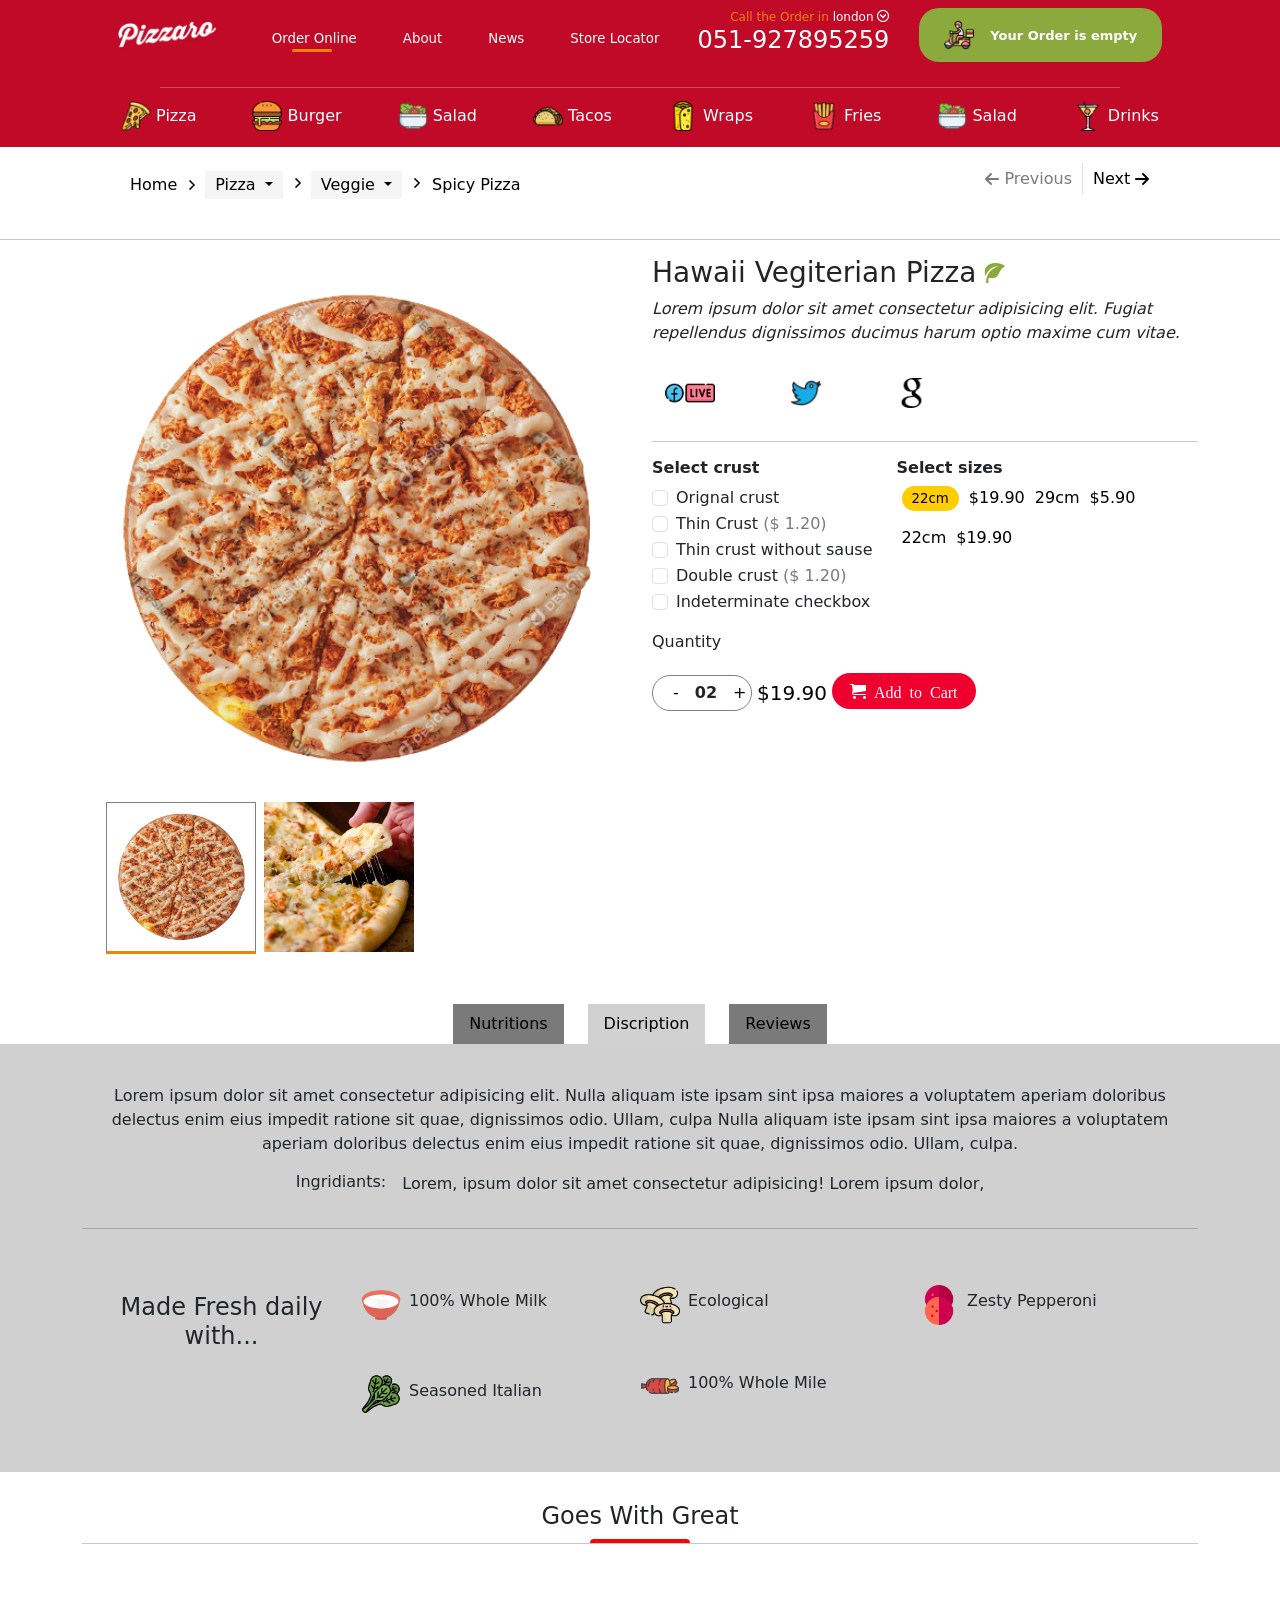
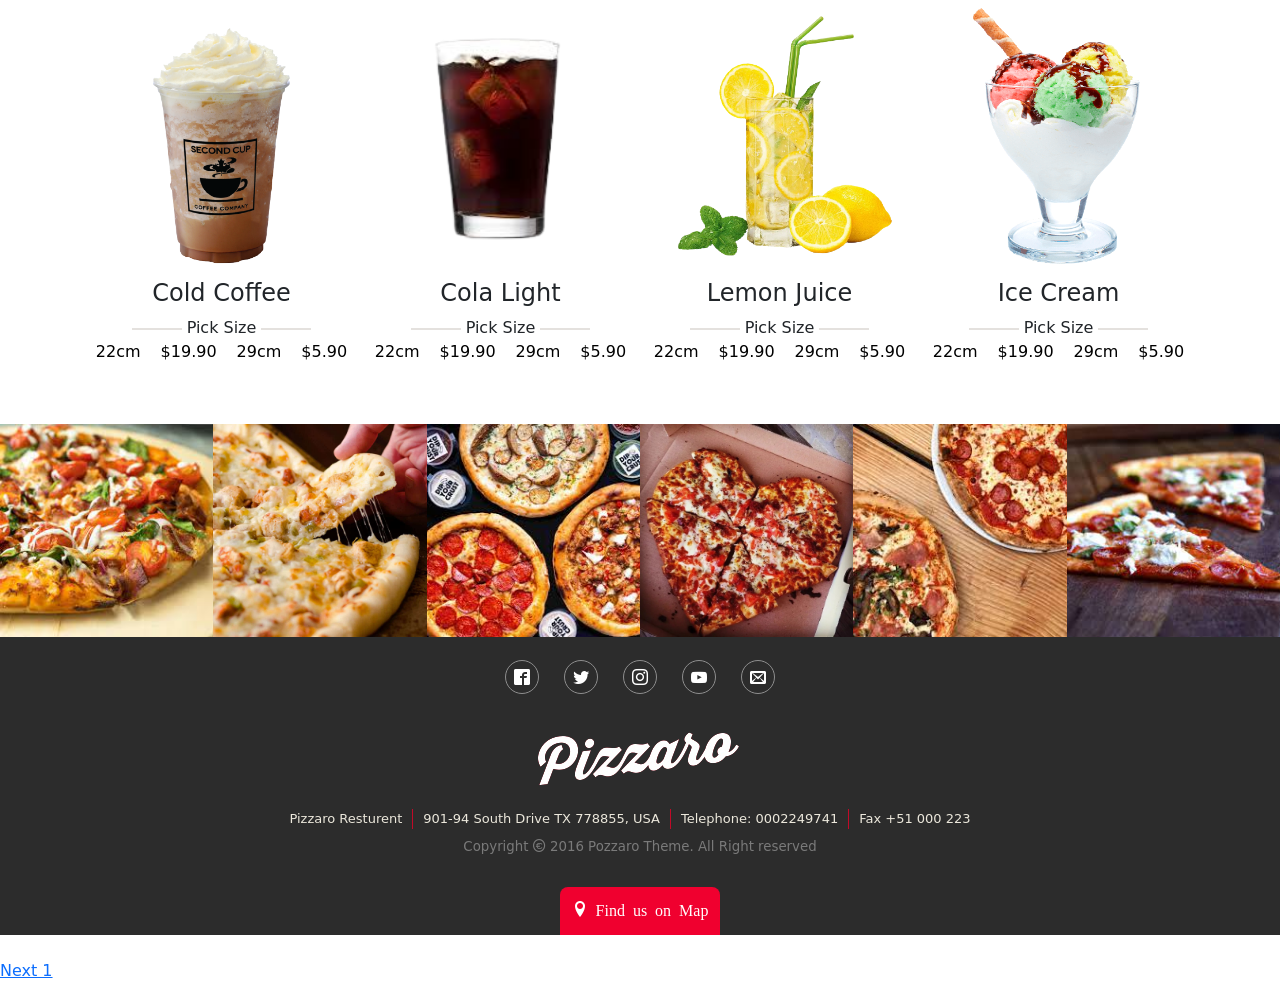
<file: index.html>
<!doctype html>
<html lang="en">

<head>
    <meta charset="utf-8">
    <meta name="viewport" content="width=device-width, initial-scale=1">
    <title>Fourth-Pizzaro</title>
    <link rel="icon" type="image/x-icon" href="./assets/img/pizza-1.png">
    <link rel="stylesheet" href="./css/theme.css">
    <link rel="stylesheet" href="./css/style.css">
    <link href="https://cdn.jsdelivr.net/npm/bootstrap@5.3.0-alpha1/dist/css/bootstrap.min.css" rel="stylesheet"
        integrity="sha384-GLhlTQ8iRABdZLl6O3oVMWSktQOp6b7In1Zl3/Jr59b6EGGoI1aFkw7cmDA6j6gD" crossorigin="anonymous">
    <link rel="stylesheet" href="./js/main.js">

</head>

<body>
    <header class="header">
        <nav class="navbar navbar-expand-lg">
            <div class="container">
                <button class="navbar-toggler ms-auto" type="button" data-bs-toggle="collapse"
                    data-bs-target="#navbarNav" aria-controls="navbarNav" aria-expanded="false"
                    aria-label="Toggle navigation">
                    <span class="navbar-toggler-icon"></span>
                </button>
                <div class="collapse navbar-collapse" id="navbarNav">
                    <ul class="navbar-nav">
                        <li><a href="">
                                <a class="navbar-brand" href="#"><img src="./assets/img/logo.png" alt=""></a>
                            </a></li>
                        <li class="nav-item one">
                            <a class="nav-link active  add-line text-white" aria-current="page" href="#">Order
                                Online</a>
                        </li>
                        <li class="nav-item">
                            <a class="nav-link" href="#">About</a>
                        </li>
                        <li class="nav-item">
                            <a class="nav-link" href="#">News</a>
                        </li>
                        <li class="nav-item">
                            <a class="nav-link" href="#">Store Locator</a>
                        </li>
                        <li class="nav-item">
                            <a href="">
                                <p>Call the Order in <span>london</span> <span id="downcircleopen" class=" icon-circle-down"></span></p>
                            </a>
                            <div class="down-circle-bt" id="opening">
                                   <p class="ms-auto">051-000022248</p>
                            </div>
                            <!-- /.down-circle-bt -->
                            <a class="nav-link-number" href="#">
                                <h4>051-927895259</h4>
                            </a>
                        </li>
                        <li class="nav-item">
                            <a class="nav-link-bike" href="#">
                                <p> <img class="w-40 me-3" src="./assets/img/delivery-man.png" alt=""><b>Your Order is empty</b></p>
                                
                            </a>
                        </li>
                    </ul>
                </div>
        </nav>
        <div class="food-nav-wrapper">
            <div class="container">
                <div class="row gx-0">
                    <div class="col-md-12  dis-none col-sm-d-none ">
                        <hr>
                        <div class="food-nav">
                            <ul>    
                                <li><a href="">
                                        <p><img class="w-30" src="./assets/img/pizza-slice.png" alt=""> Pizza</p>
                                    </a></li>
                                <li><a href="">
                                        <p><img class="w-30" src="./assets/img/BURGER.png" alt=""> Burger</p>
                                    </a></li>
                                <li><a href="">
                                        <p><img class="w-30" src="./assets/img/salad.png" alt=""> Salad</p>
                                    </a></li>
                                <li><a href="">
                                        <p><img class="w-30" src="./assets/img//taco.png" alt=""> Tacos</p>
                                    </a></li>
                                <li><a href="">
                                        <p><img class="w-30" src="./assets/img/burrito.png" alt=""> Wraps</p>
                                    </a></li>
                                <li><a href="">
                                        <p><img class="w-30" src="./assets/img/french-fries.png" alt=""> Fries</p>
                                    </a></li>
                                <li><a href="">
                                        <p><img class="w-30" src="./assets/img/salad.png" alt=""> Salad</p>
                                    </a></li>
                                <li><a href="">
                                        <p><img class="w-30" src="./assets/img/DRINK.png" alt=""> Drinks</p>
                                    </a></li>
                            </ul>
                        </div><!-- /.food-nav -->
                    </div><!-- /.col-md-4 -->
                </div><!-- /.row -->
            </div><!-- /.container -->
        </div><!-- /.food-nav -->
        <div class="container gx-0">
            <div class="row gx-0">
                <div class="col-md-8 col-sm-6">
                    <div class="all-homes py-4 m-n">
                        <div class="home">
                            <a href="">
                               Home
                            </a>
                        </div> <!-- /.home -->
                        <div class="home">
                            <img class="w-10" src="./assets/img/right-arrow.png" alt="">
                        </div><!-- /.home -->
                        <div class="comination d-flex"> 
                            <div class="dropdown">
                                <button class="btn btn-secondary dropdown-toggle ms-2" type="button"
                                    data-bs-toggle="dropdown" aria-expanded="false">
                                    Pizza
                                </button>

                                <ul class="dropdown-menu ">
                                    <li><a class="dropdown-item" href="#">Tarzan Tikka</a></li>
                                    <li><a class="dropdown-item" href="#">Arabic Pizza</a></li>
                                    <li><a class="dropdown-item" href="#">Spanish</a></li>
                                </ul>
                            </div>
                            <div class="home">
                                <img class="w-10" src="./assets/img/right-arrow.png" alt="">
                            </div><!-- /.home -->

                            <div class="dropdown">
                                <button class="btn btn-secondary dropdown-toggle ms-2" type="button"
                                    data-bs-toggle="dropdown" aria-expanded="false">
                                    Veggie
                                </button>

                                <ul class="dropdown-menu ">
                                    <li><a class="dropdown-item" href="#">Vegiterian Pizza </a></li>
                                    <li><a class="dropdown-item" href="#">Hot & Spicy</a></li>
                                    <li><a class="dropdown-item" href="#">Zesty Pepperoni</a></li>
                                </ul>
                            </div>
                            <div class="home">
                                <img class="w-10" src="./assets/img/right-arrow.png" alt="">
                            </div><!-- /.home -->
                        </div><!-- /.comination -->
                        <div class="home">
                            <a href="">
                                <p>Spicy Pizza</p>
                            </a>
                        </div> <!-- /.home -->
                    </div><!-- /.all-homes -->
                </div><!-- /.col-md-6 -->
                <div class="col-md-4">
                    <div class="second-homes py-3 n">
                        <ul class="d-flex">
                            <li><a href="" class="nop"><span class="icon-arrow-left2 py-2 me-1"></span> Previous </a>
                            </li>
                            <li><a href="">Next <span class="icon-icon-arrow py-2 ms-1"> </span> </a></li>
                        </ul>
                    </div><!-- /.second-homes -->
                </div><!-- /.col-md-4 -->
            </div><!--row-->
        </div><!-- /.container -->
        <div class="row gx-0">
            <div class="col-md-12 dis-n">
                <hr>
            </div>
        </div>
    </header> <!-- /.header -->
    <main class="main-area">
        <div class="container">
            <div class="row">
                <div class="col-md-6 col-sm-12">
                    <div class="left-pic">
                        <img src="./assets/img/pizza-2-removebg-preview.png" alt="">
                    </div><!-- /.left-pic -->
                </div><!-- /.col-md-6 -->
                <div class="col-md-6 col-sm-12">
                    <div class="right-pic">
                        <h3>Hawaii Vegiterian Pizza <span class=" icon-leaf"></span></h3>
                        <p><i>Lorem ipsum dolor sit amet consectetur adipisicing elit. Fugiat repellendus dignissimos
                                ducimus harum optio maxime cum vitae.</i></p>
                        <div class="facebook-twitter-wrapper">
                            <button type="button" class="btn" data-bs-toggle="tooltip" data-bs-placement="right" data-bs-title="507" >
                                <a href=""><img class="face" src="./assets/img/facebook-2.png" alt=""></a>
                            </button>
                            <button type="button" class="btn" data-bs-toggle="tooltip" data-bs-placement="right" data-bs-title="0">
                                <a href=""><img class="w-40" id="twit" src="./assets/img/twitter-2.png" alt=""></a>
                            </button>
                            <button type="button" class="btn" data-bs-toggle="tooltip" data-bs-placement="right" data-bs-title="0">
                                <a href=""> <img class="w-40" id="g" src="./assets/img/google-browser.png" alt=""></a>
                            </button>
                        </div> <!-- /.facebook-twitter-wrapper -->
                    </div><!-- /.left-pic -->
                    <hr>
                    <div class="box-and-size-wrapper d-flex">
                        <div class="check-boxes">
                            <h6><b>Select crust</b></h6>
                            <div class="form-check">
                                <input class="form-check-input" type="checkbox" value="" id="flexCheckIndeterminate">
                                <label class="form-check-label" for="exampleRadios2">
                                    Orignal crust
                                </label>
                            </div>
                            <div class="form-check">
                                <input class="form-check-input" type="checkbox" value="" id="flexCheckIndeterminate">
                                <label class="form-check-label" for="2">
                                    Thin Crust <label class="inner-lab">($ 1.20)</label>
                                </label>
                            </div>
                            <div class="form-check">
                                <input class="form-check-input" type="checkbox" value="" id="flexCheckIndeterminate">
                                <label class="form-check-label" for="2">
                                    Thin crust without sause
                                </label>
                            </div>
                            <div class="form-check">
                                <input class="form-check-input" type="checkbox" value="" id="flexCheckIndeterminate">
                                <label class="form-check-label" for="2">
                                    Double crust <label class="inner-lab">($ 1.20)</label>
                                </label>
                            </div>
                            <div class="form-check">
                                <input class="form-check-input" type="checkbox" value="" id="flexCheckIndeterminate">
                                <label class="form-check-label" for="2">
                                    Indeterminate checkbox
                                </label>
                            </div>
                        </div><!-- /.check-boxes -->
                        <div class="sizes ms-4">
                            <h6><b>Select sizes</b></h6>
                            <div class="information-right ">
                                <ul class="d-flex">
                                    <li><a href="" class="first-second">22cm </a></li>
                                    <li><a href="">$19.90</a></li>
                                    <li><a href="" class="first">29cm</a></li>
                                    <li><a href="">$5.90</a></li>
                                </ul>
                                <ul class="d-flex">
                                    <li><a href="">22cm </a></li>
                                    <li><a href="">$19.90</a></li>
                                </ul>
                            </div><!-- /.information-right -->
                        </div> <!-- /.sizes -->
                    </div><!-- /.box-and-size-wrapper -->
                    <h6 class="py-3">Quantity</h6>
                    <div class="quantity-and-rate-wrapper d-flex">
                        <div class="Quantity d-flex">
                            <a href="">
                                <p>-</p>
                            </a>
                            <p class="ms-3"><b>02</b></p>
                            <a href="">
                                <p class="ms-3">+</p>
                            </a>
                        </div><!-- /.Quantity -->
                        <div class="rate d-flex ">
                            <a href="" class="price">
                                <h5>$19.90</h5>
                            </a>
                            <a href=""><span class="icon-cart bt m-remov"> Add to Cart</span></a>
                        </div><!-- /.rate -->
                    </div><!-- /.quantity-and-rate-wrapper -->
                </div><!-- /.col-md-6 -->
                <div class="col-md-4 col-sm-12">
                    <div class="pizzas-wrapper d-flex">
                        <div class="two-pizza-one n">
                            <img src="./assets/img/pizza-2-removebg-preview.png" alt="">
                        </div><!-- /.two-pizza -->
                        <div class="two-pizza-two ms-2 n">
                            <img src="./assets/img/img-7.jpg" alt="">
                        </div><!-- /.two-pizza -->
                    </div><!-- /.pizzas-wrapper -->
                </div><!-- /.col-md-6-4-->
            </div><!-- /.row -->
        </div><!-- /.container -->
        
        <div class="row gx-0">
            <div class="col-md-12 col-sm-12">
                <div class="discription">
                    
                    <ul class="nav nav-pills" id="pills-tab" role="tablist">
                        <li class="nav-item" role="presentation">
                            <button class="nav-link" id="pills-profile-tab" data-bs-toggle="pill"
                                data-bs-target="#pills-profile" type="button" role="tab" aria-controls="pills-profile"
                                aria-selected="false">Nutritions</button></li>
                        <li class="nav-item" role="presentation">
                            <button class="nav-link active" id="pills-home-tab" data-bs-toggle="pill"
                                data-bs-target="#pills-home" type="button" role="tab" aria-controls="pills-home"
                                aria-selected="true">Discription</button>
                        </li>
                        <li class="nav-item" role="presentation">
                            <button class="nav-link" id="pills-profile-tab" data-bs-toggle="pill"
                                data-bs-target="#pills-profile" type="button" role="tab" aria-controls="pills-profile"
                                aria-selected="false">Reviews</button></li>
                    </ul>
                    <div class="tab-content" id="pills-tabContent">
                        <div class="tab-pane fade show active" id="pills-home" role="tabpanel" aria-labelledby="pills-home-tab"
                            tabindex="0">
                            <div class="intro py-3">
                                <div class="container">
                                    <div class="inner-intro py-4">
                                        <p>Lorem ipsum dolor sit amet consectetur adipisicing elit. Nulla aliquam iste ipsam sint
                                            ipsa maiores a voluptatem aperiam doloribus delectus enim eius impedit ratione sit quae,
                                            dignissimos odio. Ullam, culpa
                                            Nulla aliquam iste ipsam sint ipsa maiores a voluptatem aperiam doloribus delectus enim
                                            eius impedit ratione sit quae, dignissimos odio. Ullam, culpa.</p>
                                        <div class="inner-intro-info d-flex">
                                            <h6>Ingridiants:</h6>
                                            <p class="ms-3">Lorem, ipsum dolor sit amet consectetur adipisicing! Lorem ipsum dolor, 
                                            </p>
                                        </div><!-- /.inner-intro-info -->
                                        <hr>
                                    </div><!-- /.inner-intro -->
                                </div><!-- /.container -->
                            </div><!-- /.intro -->
                            <div class="bg-clr">
                                <div class="container">
                                    <div class="row gx-0">
                                        <div class="col-md-3 py-2">
                                            <div class="left-heading">
                                                <h4>Made Fresh daily with...</h4>
                                            </div><!-- /.left-heading -->
                                        </div><!-- /.col-md-4 -->
                                        <div class="col-md-3">
                                            <div class="pict-flex d-flex">
                                                <img src="./assets/img/pet-bowl.png" alt="">
                                                <h6 class="ms-2">100% Whole Milk</h6>
                                            </div><!-- /.pict-flex -->
                                        </div><!-- /.col-md-3 -->
                                        <div class="col-md-3">
                                            <div class="pict-flex d-flex">
                                                <img src="./assets/img/mushroom.png" alt="">
                                                <h6 class="ms-2">Ecological</h6>
                                            </div><!-- /.pict-flex -->
                                        </div><!-- /.col-md-3 -->
                                        <div class="col-md-3">
                                            <div class="pict-flex d-flex">
                                                <img src="./assets/img/salami.png" alt="">
                                                <h6 class="ms-2">Zesty Pepperoni</h6>
                                            </div><!-- /.pict-flex -->
                                        </div><!-- /.col-md-3 -->
                                    </div><!-- /.row -->
                                    <div class="row gx-0">
                                        <div class="col-md-3">
                                        </div><!-- /.col-md-4 -->
                                        <div class="col-md-3 py-2">
                                            <div class="pict-flex d-flex">
                                                <img src="./assets/img/spinach.png" alt="">
                                                <h6 class="ms-2">Seasoned Italian</h6>
                                            </div><!-- /.pict-flex -->
                                        </div><!-- /.col-md-3 -->
                                        <div class="col-md-3">
                                            <div class="pict-flex d-flex">
                                                <img src="./assets/img/sausage.png" alt="">
                                                <h6 class="ms-2">100% Whole Mile</h6>
                                            </div><!-- /.pict-flex -->
                                        </div><!-- /.col-md-3 -->
                    
                                    </div><!-- /.row -->
                                </div><!-- /.container -->
                            </div><!-- /.bg-clr -->
                        </div>  <!--tab-content-->
                        <div class="tab-pane fade py-5" id="pills-profile" role="tabpanel" aria-labelledby="pills-profile-tab"
                        tabindex="0">
                        <div class="container">
                             <p> As the lead Meals on Wheels contractor for the East Side of Manhattan from 59th Street to 142nd Street, we deliver seven meals a week to homebound seniors in direct collaboration with partner agencies, including the Carter Burden Center, Union Settlement Association and Roosevelt Island Senior Center.</p>
                             <div class="inner-intro-info d-flex">
                                <h6>Ingridiants:</h6>
                                <p class="ms-3">Lorem, ipsum dolor sit amet consectetur adipisicing! Lorem ipsum dolor, 
                                </p>
                                 
                            </div><!-- /.inner-intro-info -->
                            <hr>
                             <div class="bg-clr py-4">
                                <div class="row gx-0">
                                    <div class="col-md-3 py-2">
                                        <div class="left-heading">
                                            <h4>Reviews Of food...</h4>
                                        </div><!-- /.left-heading -->
                                    </div><!-- /.col-md-4 -->
                                    <div class="col-md-3">
                                        <div class="pict-flex d-flex">
                                            <img src="./assets/img/sausage.png" alt="">
                                            <h6 class="ms-2">100% Whole Mile</h6>
                                        </div><!-- /.pict-flex -->
                                    </div><!-- /.col-md-3 -->
                                   
                                    <div class="col-md-3">
                                        <div class="pict-flex d-flex">
                                            <img src="./assets/img/mushroom.png" alt="">
                                            <h6 class="ms-2">Ecological</h6>
                                        </div><!-- /.pict-flex -->
                                    </div><!-- /.col-md-3 -->
                                    
                                    <div class="col-md-3 py-2">
                                        <div class="pict-flex d-flex">
                                            <img src="./assets/img/spinach.png" alt="">
                                            <h6 class="ms-2">Seasoned Italian</h6>
                                        </div><!-- /.pict-flex -->
                                    </div><!-- /.col-md-3 -->
                                </div><!-- /.row -->
                                <div class="row gx-0">
                                    <div class="col-md-3">
                                    </div><!-- /.col-md-4 -->
                                    <div class="col-md-3">
                                        <div class="pict-flex d-flex">
                                            <img src="./assets/img/salami.png" alt="">
                                            <h6 class="ms-2">Zesty Pepperoni</h6>
                                        </div><!-- /.pict-flex -->
                                    </div><!-- /.col-md-3 -->
                                    <div class="col-md-3">
                                        <div class="pict-flex d-flex">
                                            <img src="./assets/img/pet-bowl.png" alt="">
                                            <h6 class="ms-2">100% Whole Milk</h6>
                                        </div><!-- /.pict-flex -->
                                    </div><!-- /.col-md-3 -->
                                </div><!-- /.row -->
                            </div><!-- /.container -->
                        </div><!-- /.bg-clr -->
                    </div><!-- /.discription -->
            </div><!-- /.col-md-12 -->
        </div><!-- /.row -->
    
        <div class="row gx-0">
            <div class="col-md-12">
              <div class="for-rel">
                <div class="container">
                    <div class="Goes-with-great">
                      <h4><a href=""></a>Goes With Great</h4>
                    </div><!-- /.Goes-with-grat -->
                    <div class="red-line-wrapper">
                      <div class="red-line">
                      </div><!-- /.red-line -->
                    </div><!-- /.red-line-wrapper -->
                    <div class="horizontal-line">
                      <hr>
                    </div><!-- /.horizontal-line -->
                </div><!-- /.container -->
              </div><!-- /.for-rel -->
          </div> <!-- /.col-md-12 -->
        </div><!--row-->


        <div class="container">
            <div class="glass-sec sec-space">
              <div class="row gx-0">
                <div class="col-md-3 col-sm-6">
                  <div class="glass-service">
                    <img src="./assets/img/cold.png" alt="">
                    <h4>Cold Coffee</h4>
                    <div class="pesuodo-cls dis-none">
                      <p>Pick Size</p>
                    </div><!-- /.pesuodo-cls -->
                    <ul>
                      <li><a href="">22cm</a></li>
                      <li><a href="">$19.90</a></li>
                      <li><a href="">29cm</a></li>
                      <li><a href="">$5.90</a></li>
                    </ul>
                  </div>
                  <!--Glass sec-->
                </div><!-- /.col-md-4 -->
                <div class="col-md-3 col-sm-6">
                  <div class="glass-service">
                    <img src="./assets/img/pepsi-1.png" alt="">
                    <h4>Cola Light</h4>
                    <div class="pesuodo-cls dis-none">
                      <p>Pick Size</p>
                    </div><!-- /.pesuodo-cls -->
                    <ul>
                      <ul>
                        <li><a href="">22cm</a></li>
                        <li><a href="">$19.90</a></li>
                        <li><a href="">29cm</a></li>
                        <li><a href="">$5.90</a></li>
                      </ul>
                  </div>
                  <!--Glass sec-->
                </div><!-- /.col-md-4 -->
                <div class="col-md-3 col-sm-6">
                  <div class="glass-service">
                    <img src="./assets/img/istock-185285647-109800-1140x0-removebg-preview.png" alt="">
                    <h4>Lemon Juice</h4>
                    <div class="pesuodo-cls dis-none">
                      <p>Pick Size</p>
                    </div><!-- /.pesuodo-cls -->
                    <ul>
                      <li><a href="">22cm</a></li>
                      <li><a href="">$19.90</a></li>
                      <li><a href="">29cm</a></li>
                      <li><a href="">$5.90</a></li>
                    </ul>
                  </div>
                  <!--Glass sec-->
                </div><!-- /.col-md-4 -->
                <div class="col-md-3 col-sm-6">
                  <div class="glass-service">
                    <img src="./assets/img/Sorvete-no-copo-Png-removebg-preview.png" alt="">
                    <h4>Ice Cream</h4>
                    <div class="pesuodo-cls dis-none">
                      <p>Pick Size</p>
                    </div><!-- /.pesuodo-cls -->
                    <ul>
                      <li><a href="">22cm</a></li>
                      <li><a href="">$19.90</a></li>
                      <li><a href="">29cm</a></li>
                      <li><a href="">$5.90</a></li>
                    </ul>
                  </div>
                  <!--Glass sec-->
                </div><!-- /.col-md-4 -->
              </div><!-- /.row -->
            </div><!-- /.glass-sec -->
          </div><!-- /.container -->
                        <div class="images">
                            <div class="row gx-0">
                                <div class="col px-0">
                                    <img src="./assets/img/img-1.jpg" alt="">
                                </div><!-- /.col -->
                                <div class="col px-0">
                                    <img src="./assets/img/img-7.jpg" alt="">
                                </div><!-- /.col -->
                                <div class="col px-0">
                                    <img src="./assets/img/img-3.jpg" alt="">
                                </div><!-- /.col -->
                                <div class="col px-0">
                                    <img src="./assets/img/img-4.jpg" alt="">
                                </div><!-- /.col -->
                                <div class="col px-0">
                                    <img src="./assets/img/img-6.jpg" alt="">
                                </div><!-- /.col -->
                                <div class="col px-0">
                                    <img src="./assets/img/img-5.jpg" alt="">
                                </div><!-- /.col -->
                            </div><!-- /.row -->
                        </div><!-- /.images -->
    </main><!-- /.main-area -->
    <div class="footer">
        <div class="footer-wrapper">
            <div class="row gx-0">
                <div class="col-md-12 col-sm-12">
                    <div class="footer-icon">
                        <a href=""> <span class="icon-facebook2"></span></a>
                        <a href=""> <span class="icon-twitter"></span></a>
                        <a href=""> <span class="icon-instagram"></span></a>
                        <a href=""> <span class="icon-youtube"></span></a>
                        <a href=""> <span class="icon-envelop"></span></a>
                    </div><!-- /.footer-icon -->
                    <div class="footer-ul py-2 ">
                        <img src="./assets/img/footer-logo.png" alt="">
                    </div><!-- /.footer -->
                    <div class="footer-ul py-2">
                        <ul>
                            <li><a href="">Pizzaro Resturent</a></li>
                            <li><a href="">901-94 South Drive TX 778855, USA</a></li>
                            <li><a href="">Telephone: 0002249741</a></li>
                            <li><a href="">Fax +51 000 223</a></li>
                        </ul>
                    </div><!-- /.footer-ul -->
                    <div class="copy-right">
                        <a href="">
                            <p> Copyright <span class="icon-coin-euro"></span> 2016 Pozzaro Theme. All Right reserved
                            </p>
                        </a>
                    </div><!-- /.copy-right -->
                    <button><a href="https://www.google.com/maps/dir//QPRC%2BPWC,+Wah+Cantt,+Rawalpindi,+Punjab/@33.7917965,72.6522405,12z/data=!3m1!4b1!4m8!4m7!1m0!1m5!1m1!1s0x38dfa79e32c971c7:0x646a13370a87b600!2m2!1d72.7223584!2d33.7917744"><span class=" icon-location"> Find us on Map</span></a></button>
                </div><!-- /.col-md-12 -->
            </div><!--row-->
        </div><!-- /.footer-wrapper -->
    </div><!-- /.footer -->
    
    


            <div class="tab-pane fade" id="pills-profile" role="tabpanel" aria-labelledby="pills-profile-tab"
                    tabindex="0">gupsy</div>
           
     <a href="https://shanikhan0098.github.io/pizza-first/">Next 1</a>

     
<script src="https://cdn.jsdelivr.net/npm/bootstrap@5.3.0-alpha1/dist/js/bootstrap.bundle.min.js" integrity="sha384-w76AqPfDkMBDXo30jS1Sgez6pr3x5MlQ1ZAGC+nuZB+EYdgRZgiwxhTBTkF7CXvN" crossorigin="anonymous"></script>
<script src="./js/main.js"></script>
</body>
</file>
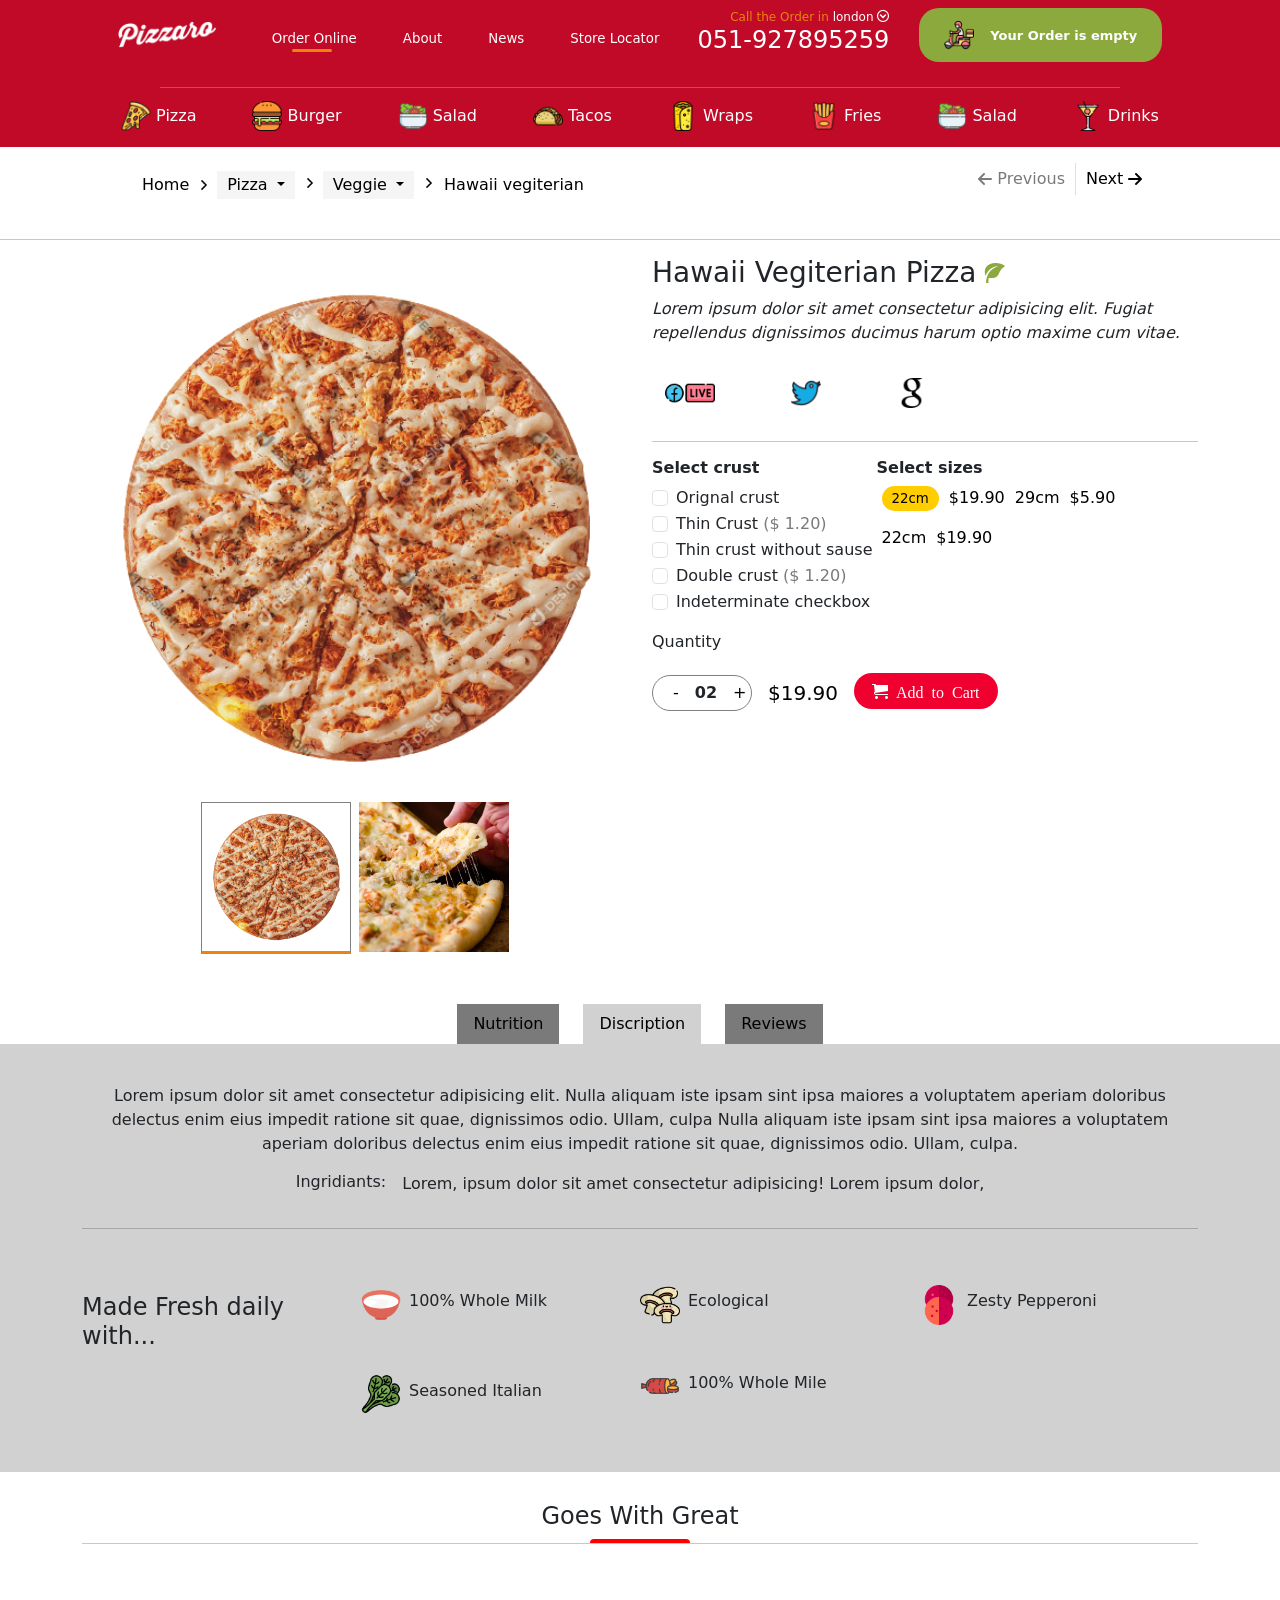
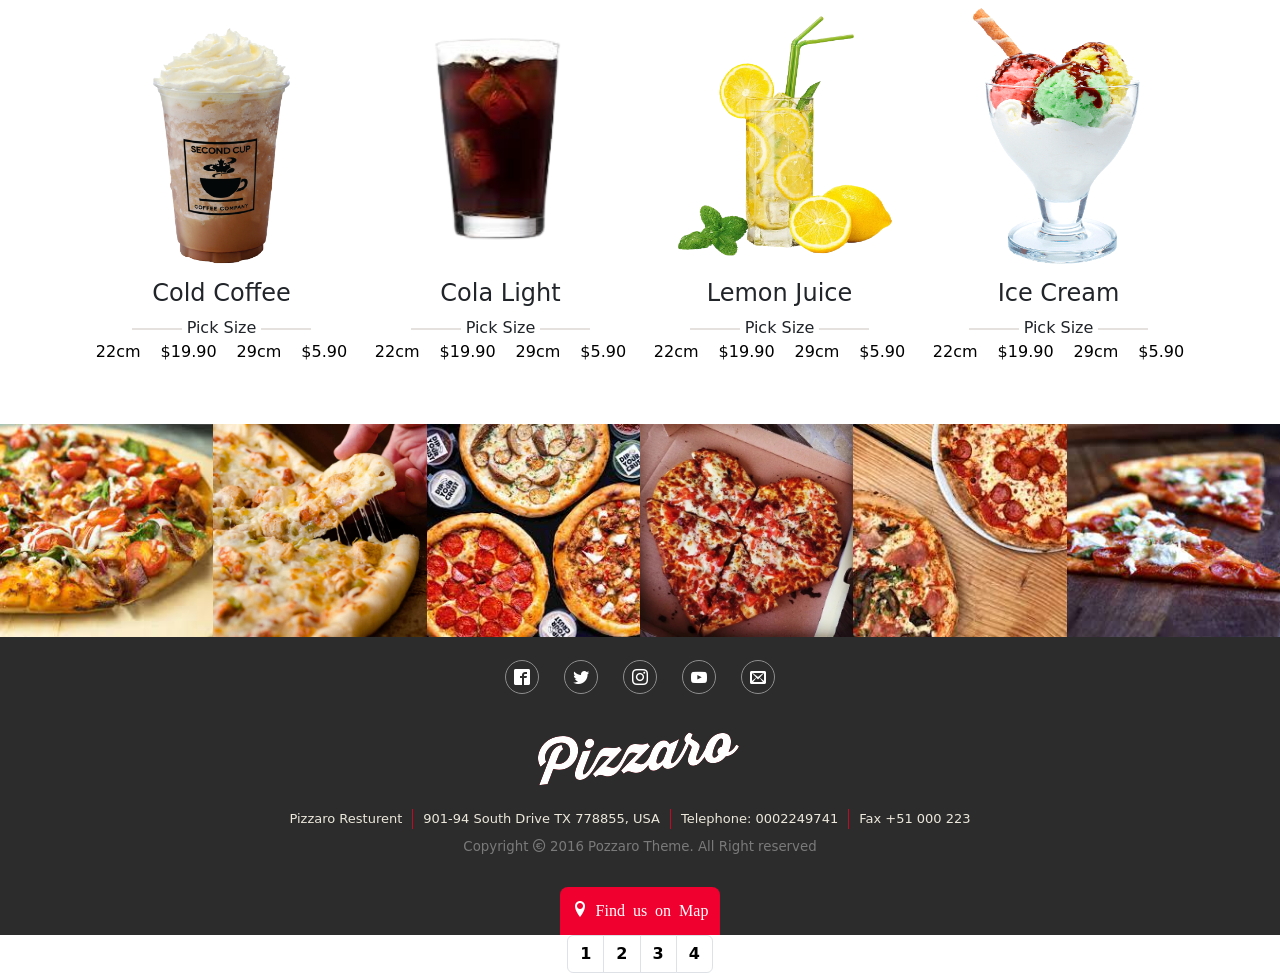
<file: pizzaro-fourth.html>
<!doctype html>
<html lang="en">

<head>
    <meta charset="utf-8">
    <meta name="viewport" content="width=device-width, initial-scale=1">
    <title>Fourth-Pizzaro</title>
    <link rel="icon" type="image/x-icon" href="./assets/img/pizza-1.png">
    <link rel="stylesheet" href="./css/theme.css">
    <link rel="stylesheet" href="./css/style.css">
    <link href="https://cdn.jsdelivr.net/npm/bootstrap@5.3.0-alpha1/dist/css/bootstrap.min.css" rel="stylesheet"
        integrity="sha384-GLhlTQ8iRABdZLl6O3oVMWSktQOp6b7In1Zl3/Jr59b6EGGoI1aFkw7cmDA6j6gD" crossorigin="anonymous">
    <link rel="stylesheet" href="./js/main.js">

</head>

<body>
    <header class="header">
        <nav class="navbar navbar-expand-lg">
            <div class="container">
                <button class="navbar-toggler ms-auto" type="button" data-bs-toggle="collapse"
                    data-bs-target="#navbarNav" aria-controls="navbarNav" aria-expanded="false"
                    aria-label="Toggle navigation">
                    <span class="navbar-toggler-icon"></span>
                </button>
                <div class="collapse navbar-collapse" id="navbarNav">
                    <ul class="navbar-nav">
                        <li><a href="">
                                <a class="navbar-brand" href="#"><img src="./assets/img/logo.png" alt=""></a>
                            </a></li>
                        <li class="nav-item one">
                            <a class="nav-link active  add-line text-white" aria-current="page" href="#">Order
                                Online</a>
                        </li>
                        <li class="nav-item">
                            <a class="nav-link" href="#">About</a>
                        </li>
                        <li class="nav-item">
                            <a class="nav-link" href="#">News</a>
                        </li>
                        <li class="nav-item">
                            <a class="nav-link" href="#">Store Locator</a>
                        </li>
                        <li class="nav-item">
                            <a href="">
                                <p>Call the Order in <span>london</span> <span id="downcircleopen" class=" icon-circle-down"></span></p>
                            </a>
                            <div class="down-circle-bt" id="opening">
                                   <p class="ms-auto">051-000022248</p>
                            </div>
                            <!-- /.down-circle-bt -->
                            <a class="nav-link-number" href="#">
                                <h4>051-927895259</h4>
                            </a>
                        </li>
                        <li class="nav-item">
                            <a class="nav-link-bike" href="#">
                                <p> <img class="w-40 me-3" src="./assets/img/delivery-man.png" alt=""><b>Your Order is empty</b></p>
                                
                            </a>
                        </li>
                    </ul>
                </div>
        </nav>
        <div class="food-nav-wrapper">
            <div class="container">
                <div class="row gx-0">
                    <div class="col-md-12  dis-none col-sm-d-none ">
                        <hr>
                        <div class="food-nav">
                            <ul>    
                                <li><a href="">
                                        <p><img class="w-30" src="./assets/img/pizza-slice.png" alt=""> Pizza</p>
                                    </a></li>
                                <li><a href="">
                                        <p><img class="w-30" src="./assets/img/BURGER.png" alt=""> Burger</p>
                                    </a></li>
                                <li><a href="">
                                        <p><img class="w-30" src="./assets/img/salad.png" alt=""> Salad</p>
                                    </a></li>
                                <li><a href="">
                                        <p><img class="w-30" src="./assets/img//taco.png" alt=""> Tacos</p>
                                    </a></li>
                                <li><a href="">
                                        <p><img class="w-30" src="./assets/img/burrito.png" alt=""> Wraps</p>
                                    </a></li>
                                <li><a href="">
                                        <p><img class="w-30" src="./assets/img/french-fries.png" alt=""> Fries</p>
                                    </a></li>
                                <li><a href="">
                                        <p><img class="w-30" src="./assets/img/salad.png" alt=""> Salad</p>
                                    </a></li>
                                <li><a href="">
                                        <p><img class="w-30" src="./assets/img/DRINK.png" alt=""> Drinks</p>
                                    </a></li>
                            </ul>
                        </div><!-- /.food-nav -->
                    </div><!-- /.col-md-4 -->
                </div><!-- /.row -->
            </div><!-- /.container -->
        </div><!-- /.food-nav -->
        <div class="container">
            <div class="row gx-0">
                <div class="col-md-8 col-sm-6">
                    <div class="all-homes py-4 m-n">
                        <div class="home">
                            <a href="">
                               Home
                            </a>
                        </div> <!-- /.home -->
                        <div class="home">
                            <img class="w-10" src="./assets/img/right-arrow.png" alt="">
                        </div><!-- /.home -->
                        <div class="comination d-flex"> 
                            <div class="dropdown">
                                <button class="btn btn-secondary dropdown-toggle ms-2" type="button"
                                    data-bs-toggle="dropdown" aria-expanded="false">
                                    Pizza
                                </button>

                                <ul class="dropdown-menu ">
                                    <li><a class="dropdown-item" href="#">Tarzan Tikka</a></li>
                                    <li><a class="dropdown-item" href="#">Arabic Pizza</a></li>
                                    <li><a class="dropdown-item" href="#">Spanish</a></li>
                                </ul>
                            </div>
                            <div class="home">
                                <img class="w-10" src="./assets/img/right-arrow.png" alt="">
                            </div><!-- /.home -->

                            <div class="dropdown">
                                <button class="btn btn-secondary dropdown-toggle ms-2" type="button"
                                    data-bs-toggle="dropdown" aria-expanded="false">
                                    Veggie
                                </button>

                                <ul class="dropdown-menu ">
                                    <li><a class="dropdown-item" href="#">Vegiterian Pizza </a></li>
                                    <li><a class="dropdown-item" href="#">Hot & Spicy</a></li>
                                    <li><a class="dropdown-item" href="#">Zesty Pepperoni</a></li>
                                </ul>
                            </div>
                            <div class="home">
                                <img class="w-10" src="./assets/img/right-arrow.png" alt="">
                            </div><!-- /.home -->
                        </div><!-- /.comination -->
                        <div class="home">
                            <a href="">
                                <p>Hawaii vegiterian</p>
                            </a>
                        </div> <!-- /.home -->
                    </div><!-- /.all-homes -->
                </div><!-- /.col-md-6 -->
                <div class="col-md-4">
                    <div class="second-homes py-3 n">
                        <ul class="d-flex">
                            <li><a href="" class="nop"><span class="icon-arrow-left2 py-2 me-1"></span> Previous </a>
                            </li>
                            <li><a href="">Next <span class="icon-icon-arrow py-2 ms-1"> </span> </a></li>
                        </ul>
                    </div><!-- /.second-homes -->
                </div><!-- /.col-md-4 -->
            </div><!--row-->
        </div><!-- /.container -->
        <div class="row gx-0">
            <div class="col-md-12 dis-n">
                <hr>
            </div>
        </div>
    </header> <!-- /.header -->
    <main class="main-area">
        <div class="container">
            <div class="row">
                <div class="col-md-6 col-sm-4">
                    <div class="left-pic">
                        <img src="./assets/img/pizza-2-removebg-preview.png" alt="">
                    </div><!-- /.left-pic -->
                </div><!-- /.col-md-6 -->
                <div class="col-md-6 col-sm-2">
                    <div class="right-pic">
                        <h3>Hawaii Vegiterian Pizza <span class=" icon-leaf"></span></h3>
                        <p><i>Lorem ipsum dolor sit amet consectetur adipisicing elit. Fugiat repellendus dignissimos
                                ducimus harum optio maxime cum vitae.</i></p>
                        <div class="facebook-twitter-wrapper">
                            <button type="button" class="btn" data-bs-toggle="tooltip" data-bs-placement="right" data-bs-title="507" >
                                <a href=""><img class="face" src="./assets/img/facebook-2.png" alt=""></a>
                            </button>
                            <button type="button" class="btn" data-bs-toggle="tooltip" data-bs-placement="right" data-bs-title="0">
                                <a href=""><img class="w-40" id="twit" src="./assets/img/twitter-2.png" alt=""></a>
                            </button>
                            <button type="button" class="btn" data-bs-toggle="tooltip" data-bs-placement="right" data-bs-title="0">
                                <a href=""> <img class="w-40" id="g" src="./assets/img/google-browser.png" alt=""></a>
                            </button>
                        </div> <!-- /.facebook-twitter-wrapper -->
                    </div><!-- /.left-pic -->
                    <hr>
                    <div class="box-and-size-wrapper d-flex">
                        <div class="check-boxes">
                            <h6><b>Select crust</b></h6>
                            <div class="form-check">
                                <input class="form-check-input" type="checkbox" value="" id="flexCheckIndeterminate">
                                <label class="form-check-label" for="exampleRadios2">
                                    Orignal crust
                                </label>
                            </div>
                            <div class="form-check">
                                <input class="form-check-input" type="checkbox" value="" id="flexCheckIndeterminate">
                                <label class="form-check-label" for="2">
                                    Thin Crust <label class="inner-lab">($ 1.20)</label>
                                </label>
                            </div>
                            <div class="form-check">
                                <input class="form-check-input" type="checkbox" value="" id="flexCheckIndeterminate">
                                <label class="form-check-label" for="2">
                                    Thin crust without sause
                                </label>
                            </div>
                            <div class="form-check">
                                <input class="form-check-input" type="checkbox" value="" id="flexCheckIndeterminate">
                                <label class="form-check-label" for="2">
                                    Double crust <label class="inner-lab">($ 1.20)</label>
                                </label>
                            </div>
                            <div class="form-check">
                                <input class="form-check-input" type="checkbox" value="" id="flexCheckIndeterminate">
                                <label class="form-check-label" for="2">
                                    Indeterminate checkbox
                                </label>
                            </div>
                        </div><!-- /.check-boxes -->
                        <div class="sizes ms-1">
                            <h6><b>Select sizes</b></h6>
                            <div class="information-right ">
                                <ul class="d-flex">
                                    <li><a href="" class="first-second">22cm </a></li>
                                    <li><a href="">$19.90</a></li>
                                    <li><a href="" class="first">29cm</a></li>
                                    <li><a href="">$5.90</a></li>
                                </ul>
                                <ul class="d-flex">
                                    <li><a href="">22cm </a></li>
                                    <li><a href="">$19.90</a></li>
                                </ul>
                            </div><!-- /.information-right -->
                        </div> <!-- /.sizes -->
                    </div><!-- /.box-and-size-wrapper -->
                    <h6 class="py-3">Quantity</h6>
                    <div class="quantity-and-rate-wrapper d-flex">
                        <div class="Quantity d-flex">
                            <a href="">
                                <p>-</p>
                            </a>
                            <p class="ms-3"><b>02</b></p>
                            <a href="">
                                <p class="ms-3">+</p>
                            </a>
                        </div><!-- /.Quantity -->
                        <div class="rate d-flex ">
                            <a href="" class="ms-3 price">
                                <h5>$19.90</h5>
                            </a>
                            <a href=""><span class="icon-cart ms-3 bt"> Add to Cart</span></a>
                        </div><!-- /.rate -->
                    </div><!-- /.quantity-and-rate-wrapper -->
                </div><!-- /.col-md-6 -->
                <div class="col-md-6 col-sm-4 ">
                    <div class="pizzas-wrapper d-flex">
                        <div class="two-pizza-one n">
                            <img src="./assets/img/pizza-2-removebg-preview.png" alt="">
                        </div><!-- /.two-pizza -->
                        <div class="two-pizza-two ms-2 n">
                            <img src="./assets/img/img-7.jpg" alt="">
                        </div><!-- /.two-pizza -->
                    </div><!-- /.pizzas-wrapper -->
                </div><!-- /.col-md-6-4-->
            </div><!-- /.row -->
        </div><!-- /.container -->
        <div class="row gx-0">
            <div class="col-md-12 col-sm-6">
                <div class="discription">
                    
                        <ul class="nav nav-pills" id="pills-tab" role="tablist">
                            <li class="nav-item" role="presentation">
                              <button class="nav-link gx-0" id="pills-home-tab" data-bs-toggle="pill" data-bs-target="#pills-home" type="button" role="tab" aria-controls="pills-home" aria-selected="false">Nutrition</button>
                            </li>
                            
                            <li class="nav-item" role="presentation">
                              <button class="nav-link active" id="pills-profile-tab" data-bs-toggle="pill" data-bs-target="#pills-profile" type="button" role="tab" aria-controls="pills-profile" aria-selected="true">Discription</button>
                            </li>
                            <li class="nav-item" role="presentation">
                              <button class="nav-link" id="pills-contact-tab" data-bs-toggle="pill" data-bs-target="#pills-contact" type="button" role="tab" aria-controls="pills-contact" aria-selected="false">Reviews</button>
                            </li>
                          </ul>
                        <!-- <li><a href=""><button type="button" class="btn btn-secondary btn-sm"> Nutrition</button></a></li>
                        <li><a href="" class="second-option"></a><button type="button" class="btn btn-primary btn-sm"></button></a></li>
                        <li><a href=""><button type="button" class="btn btn-secondary btn-sm"></button></a></li> -->
                    <!-- </ul> -->
                </div><!-- /.discription -->
                <div class="intro py-3">
                    <div class="container">
                        <div class="inner-intro py-4">
                            <p>Lorem ipsum dolor sit amet consectetur adipisicing elit. Nulla aliquam iste ipsam sint
                                ipsa maiores a voluptatem aperiam doloribus delectus enim eius impedit ratione sit quae,
                                dignissimos odio. Ullam, culpa
                                Nulla aliquam iste ipsam sint ipsa maiores a voluptatem aperiam doloribus delectus enim
                                eius impedit ratione sit quae, dignissimos odio. Ullam, culpa.</p>
                            <div class="inner-intro-info d-flex">
                                <h6>Ingridiants:</h6>
                                <p class="ms-3">Lorem, ipsum dolor sit amet consectetur adipisicing! Lorem ipsum dolor, 
                                </p>
                            </div><!-- /.inner-intro-info -->
                            <hr>
                        </div><!-- /.inner-intro -->
                    </div><!-- /.container -->
                </div><!-- /.intro -->
            </div><!-- /.col-md-12 -->
        </div><!-- /.row -->

        <div class="bg-clr">
            <div class="container">
                <div class="row gx-0">
                    <div class="col-md-3 py-2">
                        <div class="left-heading">
                            <h4>Made Fresh daily with...</h4>
                        </div><!-- /.left-heading -->
                    </div><!-- /.col-md-4 -->
                    <div class="col-md-3">
                        <div class="pict-flex d-flex">
                            <img src="./assets/img/pet-bowl.png" alt="">
                            <h6 class="ms-2">100% Whole Milk</h6>
                        </div><!-- /.pict-flex -->
                    </div><!-- /.col-md-3 -->
                    <div class="col-md-3">
                        <div class="pict-flex d-flex">
                            <img src="./assets/img/mushroom.png" alt="">
                            <h6 class="ms-2">Ecological</h6>
                        </div><!-- /.pict-flex -->
                    </div><!-- /.col-md-3 -->
                    <div class="col-md-3">
                        <div class="pict-flex d-flex">
                            <img src="./assets/img/salami.png" alt="">
                            <h6 class="ms-2">Zesty Pepperoni</h6>
                        </div><!-- /.pict-flex -->
                    </div><!-- /.col-md-3 -->
                </div><!-- /.row -->
                <div class="row gx-0">
                    <div class="col-md-3">
                    </div><!-- /.col-md-4 -->
                    <div class="col-md-3 py-2">
                        <div class="pict-flex d-flex">
                            <img src="./assets/img/spinach.png" alt="">
                            <h6 class="ms-2">Seasoned Italian</h6>
                        </div><!-- /.pict-flex -->
                    </div><!-- /.col-md-3 -->
                    <div class="col-md-3">
                        <div class="pict-flex d-flex">
                            <img src="./assets/img/sausage.png" alt="">
                            <h6 class="ms-2">100% Whole Mile</h6>
                        </div><!-- /.pict-flex -->
                    </div><!-- /.col-md-3 -->

                </div><!-- /.row -->
            </div><!-- /.container -->
        </div><!-- /.bg-clr -->
       
        <div class="row gx-0">
            <div class="col-md-12">
              <div class="for-rel">
                <div class="container">
                    <div class="Goes-with-great">
                      <h4><a href=""></a>Goes With Great</h4>
                    </div><!-- /.Goes-with-grat -->
                    <div class="red-line-wrapper">
                      <div class="red-line">
                      </div><!-- /.red-line -->
                    </div><!-- /.red-line-wrapper -->
                    <div class="horizontal-line">
                      <hr>
                    </div><!-- /.horizontal-line -->
                </div><!-- /.container -->
              </div><!-- /.for-rel -->
          </div> <!-- /.col-md-12 -->
        </div><!--row-->


        <div class="container">
            <div class="glass-sec sec-space">
              <div class="row gx-0">
                <div class="col-md-3">
                  <div class="glass-service">
                    <img src="./assets/img/cold.png" alt="">
                    <h4>Cold Coffee</h4>
                    <div class="pesuodo-cls">
                      <p>Pick Size</p>
                    </div><!-- /.pesuodo-cls -->
                    <ul>
                      <li><a href="">22cm</a></li>
                      <li><a href="">$19.90</a></li>
                      <li><a href="">29cm</a></li>
                      <li><a href="">$5.90</a></li>
                    </ul>
                  </div>
                  <!--Glass sec-->
                </div><!-- /.col-md-4 -->
                <div class="col-md-3">
                  <div class="glass-service">
                    <img src="./assets/img/pepsi-1.png" alt="">
                    <h4>Cola Light</h4>
                    <div class="pesuodo-cls">
                      <p>Pick Size</p>
                    </div><!-- /.pesuodo-cls -->
                    <ul>
                      <ul>
                        <li><a href="">22cm</a></li>
                        <li><a href="">$19.90</a></li>
                        <li><a href="">29cm</a></li>
                        <li><a href="">$5.90</a></li>
                      </ul>
                  </div>
                  <!--Glass sec-->
                </div><!-- /.col-md-4 -->
                <div class="col-md-3">
                  <div class="glass-service">
                    <img src="./assets/img/istock-185285647-109800-1140x0-removebg-preview.png" alt="">
                    <h4>Lemon Juice</h4>
                    <div class="pesuodo-cls">
                      <p>Pick Size</p>
                    </div><!-- /.pesuodo-cls -->
                    <ul>
                      <li><a href="">22cm</a></li>
                      <li><a href="">$19.90</a></li>
                      <li><a href="">29cm</a></li>
                      <li><a href="">$5.90</a></li>
                    </ul>
                  </div>
                  <!--Glass sec-->
                </div><!-- /.col-md-4 -->
                <div class="col-md-3">
                  <div class="glass-service">
                    <img src="./assets/img/Sorvete-no-copo-Png-removebg-preview.png" alt="">
                    <h4>Ice Cream</h4>
                    <div class="pesuodo-cls">
                      <p>Pick Size</p>
                    </div><!-- /.pesuodo-cls -->
                    <ul>
                      <li><a href="">22cm</a></li>
                      <li><a href="">$19.90</a></li>
                      <li><a href="">29cm</a></li>
                      <li><a href="">$5.90</a></li>
                    </ul>
                  </div>
                  <!--Glass sec-->
                </div><!-- /.col-md-4 -->
              </div><!-- /.row -->
            </div><!-- /.glass-sec -->
          </div><!-- /.container -->
                        <div class="images">
                            <div class="row gx-0">
                                <div class="col px-0">
                                    <img src="./assets/img/img-1.jpg" alt="">
                                </div><!-- /.col -->
                                <div class="col px-0">
                                    <img src="./assets/img/img-7.jpg" alt="">
                                </div><!-- /.col -->
                                <div class="col px-0">
                                    <img src="./assets/img/img-3.jpg" alt="">
                                </div><!-- /.col -->
                                <div class="col px-0">
                                    <img src="./assets/img/img-4.jpg" alt="">
                                </div><!-- /.col -->
                                <div class="col px-0">
                                    <img src="./assets/img/img-6.jpg" alt="">
                                </div><!-- /.col -->
                                <div class="col px-0">
                                    <img src="./assets/img/img-5.jpg" alt="">
                                </div><!-- /.col -->
                            </div><!-- /.row -->
                        </div><!-- /.images -->
    </main><!-- /.main-area -->
    <div class="footer">
        <div class="footer-wrapper">
            <div class="row gx-0">
                <div class="col-md-12 col-sm-6">
                    <div class="footer-icon">
                        <a href=""> <span class="icon-facebook2"></span></a>
                        <a href=""> <span class="icon-twitter"></span></a>
                        <a href=""> <span class="icon-instagram"></span></a>
                        <a href=""> <span class="icon-youtube"></span></a>
                        <a href=""> <span class="icon-envelop"></span></a>
                    </div><!-- /.footer-icon -->
                    <div class="footer-ul py-2 ">
                        <img src="./assets/img/footer-logo.png" alt="">
                    </div><!-- /.footer -->
                    <div class="footer-ul py-2">
                        <ul>
                            <li><a href="">Pizzaro Resturent</a></li>
                            <li><a href="">901-94 South Drive TX 778855, USA</a></li>
                            <li><a href="">Telephone: 0002249741</a></li>
                            <li><a href="">Fax +51 000 223</a></li>
                        </ul>
                    </div><!-- /.footer-ul -->
                    <div class="copy-right">
                        <a href="">
                            <p> Copyright <span class="icon-coin-euro"></span> 2016 Pozzaro Theme. All Right reserved
                            </p>
                        </a>
                    </div><!-- /.copy-right -->
                    <button><a href="https://www.google.com/maps/dir//QPRC%2BPWC,+Wah+Cantt,+Rawalpindi,+Punjab/@33.7917965,72.6522405,12z/data=!3m1!4b1!4m8!4m7!1m0!1m5!1m1!1s0x38dfa79e32c971c7:0x646a13370a87b600!2m2!1d72.7223584!2d33.7917744"><span class=" icon-location"> Find us on Map</span></a></button>
                </div><!-- /.col-md-12 -->
            </div><!--row-->
        </div><!-- /.footer-wrapper -->
    </div><!-- /.footer -->
     <nav aria-label="Page navigation example">
    <ul class="pagination">
      <li class="page-item"><a class="page-link" href="file:///C:/Users/Zeeshan/Desktop/pizzaro-1/Home.html"><b>1</b></a></li>
      <li class="page-item"><a class="page-link" href="file:///C:/Users/Zeeshan/Desktop/pizzaro-2/pizzaro-2.html"><b>2</b></a></li>
      <li class="page-item"><a class="page-link" href="file:///C:/Users/Zeeshan/Desktop/pizzaro-third/pizzaro-third.html"><b>3</b></a></li>
      <li class="page-item"><a class="page-link" href="file:///C:/Users/Zeeshan/Desktop/pizzaro-four/pizzaro-fourth.html"><b>4</b></a></li>
    </ul>
  </nav>  
<script src="https://cdn.jsdelivr.net/npm/bootstrap@5.3.0-alpha1/dist/js/bootstrap.bundle.min.js" integrity="sha384-w76AqPfDkMBDXo30jS1Sgez6pr3x5MlQ1ZAGC+nuZB+EYdgRZgiwxhTBTkF7CXvN" crossorigin="anonymous"></script>
<script src="./js/main.js"></script>
</body>
</file>
<file: css/theme.css>
* {
    padding: 0;
    margin: 0;
}

:root {
    --red-dark: #c10a28;
    --light-red: #f0002f;
    --yellow: #ffcd00;
    --green: #8ca93d;
    --dark-yellow: #eb830d;
    --dark-white: #fffdfd;
    --graay: #ece8dc;
    --dark-black: #2c2c2c;
    --span-clr: #8e8e8e;
    --copyright: #7a7a7a;
}

.navbar-nav .one a {
    position: relative;
}

.add-line::after {
    content: '';
    display: block;
    width: 40px;
    height: 3px;
    background-color: var(--dark-yellow);
    position: absolute;
    margin-left: 20px;
    border-radius: 8px;
}

.navbar-toggler {
    width: 50px;
}

.navbar-toggler span {
    width: 25px;
}

.navbar-expand-lg {
    background-color: var(--red-dark);

}

.navbar-toggler span {
    text-align: right;
}

.navbar-brand img {
    width: 100px;
}

.navbar-collapse ul li {
    margin: 0 15px;
    justify-content: space-between;


}

.navbar-nav li a {
    font-size: smaller;
    color: white;
}

.navbar-nav li a:hover {
    color: white;
}


.navbar-collapse ul {
    align-items: center;
}

.navbar-collapse {
    justify-content: center;
    align-items: center;
}

.nav-item a {
    padding-bottom: 0;
    text-decoration: none;

}

.nav-item a {
    padding-bottom: 0;
    text-decoration: none;

}

.nav-item a p {
    font-size: 12px;
    margin-bottom: 0;
    text-align: right;
    color: var(--dark-yellow);

}

.nav-item a span {
    color: white;

}

.nav-item .nav-link-bike p {
    color: white;
    font-size: 13px;
    background-color: var(--green);
    padding: 12px 25px;
    border-radius: 20px;
    display: flex;
    align-items: center;

}

.line {
    width: 100px;
    height: 100px;
}



.nav-item {
    align-items: center;
}

/* second food-nav */
.food-nav-wrapper {
    background-color: var(--red-dark);
}

.food-nav ul {
    display: flex;
    justify-content: center;
    align-items: center;
    padding-top: 20px;
    margin-top: 10px;
    padding-left: 0;
    margin-bottom: 0;
}

.food-nav ul li {
    list-style: none;
    margin: 0 28px;
}

.food-nav ul li a {
    text-decoration: none;
    color: white;
}

.food-nav-wrapper hr {
    position: absolute;
    left: 50%;
    transform: translateX(-50%);
    margin-bottom: 50px;
    border-top: var(--bs-border-width) solid;
    opacity: .25;
    width: 75%;
    color: white;
}

.carousel-caption {
    transform: rotate(-11deg) !important;
}

/* DROPDOWN AREA */
.dropdown button {
    color: black;
    background-color: #d3cfcf36;
    border: none;
    border-radius: 0;
    padding: 2px 10px;
}

.dropdown button:hover {
    background-color: var(--light-red);
    color: white;
}


.dropdown-menu a:hover {
    background-color: var(--red-dark);
    color: white;
}

.uls ul li {
    list-style: none;
    margin: 0 12px;
}

.home a {
    list-style: none;
    text-decoration: none;
    color: black;
}

.all-homes {
    display: flex;
    align-items: center;
    margin-left: 50px;
}

.home {
    padding-left: 10px;
}

.home p {
    margin-bottom: 0;
}

.second-homes ul li {
    list-style: none;

}

.second-homes ul a {
    text-decoration: none;
    color: black;
}

.second-homes ul {
    padding-left: 0;
    margin-left: 0;
    margin-bottom: 0;
}

.second-homes ul {
    margin-left: 38%;
}

.second-homes a {
    border-left: 1px solid #dfdfdf;
    padding: 0 10px;
    display: flex;
    align-items: center;
}

.second-homes .nop {
    border-left: none;
}

.home span {
    align-items: center;
}

.second-homes .nop {
    color: #7a7a7a;
}

/* col-6+6 sec main */
.left-pic{
    overflow: hidden;
}
.left-pic img {
    width: 100%;
    transition: 1s;
    
}
.left-pic img:hover {
    transform: scale(1.1);
}

.facebook-twitter-wrapper img {
    margin-left: 50px;
}

.facebook-twitter-wrapper {
    display: flex;
    align-items: center;
}

.facebook-twitter-wrapper .face {
    width: 50px;
    height: 50px;
    margin-left: 0
}

.facebook-twitter-wrapper hr {
    background-color: grey
}

.inner-lab {
    color: #7a7a7a;
}

.form-check input {
    color: ye;
}

.information-right .first-second {
    background-color: var(--yellow);
    padding: 5px 10px;
    border-radius: 50px;
    font-size: smaller;
}

.information-right ul li a {
    text-decoration: none;
    color: black;
}

.information-right ul li {
    list-style: none;
    margin: 0 5px;
}

.information-right ul {
    padding-left: 0;
}

.information-right .red {
    background-color: var(--light-red);
    padding: 10px;
    border-radius: 50%;
}

.icon-leaf {
    color: var(--green);
    font-size: 20px;
}

.form-check .form-check-input:checked {
    background-color: var(--yellow);
    color: black;
}

.Quantity a {
    text-decoration: none;
    color: black;
}

.Quantity p {
    margin-bottom: 0;
}

.Quantity {
    border: 1px solid gray;
    border-radius: 50px;
    padding: 5px 20px;
    width: 100px;
}

.rate a {
    text-decoration: none;
    color: black;
}

.quantity-and-rate-wrapper {
    align-items: center;
}

.quantity-and-rate-wrapper p {
    margin-bottom: 0;
    margin: 0;
}
.price {
    display: flex;
    align-items: center;
    margin-left: 5px;
}
.price h5 {
    margin-bottom: 0
}
.rate .bt {
    background-color: var(--light-red);
    padding: 10px 18px;
    border-radius: 50px;
    align-items: center;
    color: white;
    margin-left: 5px;
}

/* two-pizza */
.two-pizza-one img {
    width: 150px;
    border: 1px solid gray;
    border-bottom: solid var(--dark-yellow);
}
.two-pizza-two img {
    width: 150px;
}
.two-pizza-two img:hover {
    border: 1px solid gray;
    border-bottom: solid var(--dark-yellow);
}
.pizzas-wrapper {
    justify-content: center;
}
.down-circle-bt {
    display: none;
    justify-content: end;
}
.down-circle-bt p {
    font-size: x-large;
    margin-bottom: 0;
}
/* discription */
.bg-clr {
    background-color: var(--span-clr);
    padding-bottom: 50px;
}
.nav-item button {
    --bs-nav-pills-link-active-bg: rgba(208, 208, 208, 0.975);
    --bs-nav-pills-link-active-color: black;
    --bs-nav-pills-border-radius: 0;
}
.discription {
    margin-right: 0;
}
.discription ul {
    display: flex;
    justify-content: center;
    margin-bottom: 0;
    margin-top: 50px;
}
.discription .nav-link:hover {
    background-color: rgba(208, 208, 208, 0.975);
    color: black;
}
.discription .nav-item {
    border-radius: 0;
}
.discription .nav-link {
    color: black;
    background-color: #7a7a7a;
}
.discription ul li {
    list-style: none;
    margin: 0 12px;
}
.tab-pane{text-align: center;}
.discription .active {
    border-radius: 0%;
    background-color: rgba(208, 208, 208, 0.975);
}
.discription ul li a {
    text-decoration: none;
    color: black;
    border-radius: none;
}
.intro {
    text-align: center;
    background-color: rgba(208, 208, 208, 0.975);
}
.inner-intro-info {
    justify-content: center;
}
.line {
    border-bottom: dotted white;
    display: flex;
    justify-content: center;
    width: 1110px;
    height: 0;
}
.sol-two p {
    display: none;
    margin-bottom: 0;
}
.sol-third p {
    display: none;
    margin-bottom: 0;
}
/* picture */
.pict-flex img {
    width: 40px;
    height: 40px;
}
.pict-flex {
    align-items: center;
}
/* goese great */
.Goes-with-great a {
    text-decoration: none;
    color: black;
    text-align: center;

}
.horizontal-line hr {
    margin-top: 12px;
}
.for-rel {
    position: relative;
    margin-top: 30px;
}
.Goes-with-great h4 {
    text-align: center;
}
.red-line {
    width: 100px;
    height: 4px;
    background-color: red;
    border-radius: 4px 4px 0 0;
    margin-bottom: -20px;
    position: absolute;
    left: 50%;
    transform: translateX(-50%);
}
/* glass sec */
.Goes-with-great a {
    text-decoration: none;
    color: black;
    text-align: center;

}
.Goes-with-great h4 {
    text-align: center;
}
.glass-service p{margin-bottom: 0;}
.glass-service img {
    width: 100%;
}
.glass-service {
    text-align: center;
}
.glass-service ul {
    display: flex;
    justify-content: center;
    margin-bottom: 0;
    padding-left: 0;
}
.glass-service ul li {
    list-style: none;
    margin: 0 10px;
}
.glass-service ul li a {
    text-decoration: none;
    color: black;
}
.pesuodo-cls {
    position: relative;
}
.pesuodo-cls::before {
    position: absolute;
    width: 50px;
    height: 2px;
    content: '';
    display: block;
    background-color: rgba(228, 225, 222, 1);
    top: 50%;
    right: 18%;
}
.pesuodo-cls::after {
    position: absolute;
    width: 50px;
    height: 2px;
    content: '';
    display: block;
    background-color:rgba(228, 225, 222, 1);
    top: 50%;
    left: 18%;
}
/* images */
.images img {
    width: 100%;
    transition: 1s;
}
.images img:hover {
   transform: scale(1.1);
   cursor: pointer;
}

.images {
    margin-top: 20px;
    overflow: hidden;
}

/* footer */
.footer-wrapper {
    background-color: var(--dark-black);
    text-align: center;
    margin-bottom: 0;

}
.footer-icon {
    padding: 30px;
}
.footer-icon span {
    border: 1px solid var(--span-clr);
    padding: 8px;
    border-radius: 50%;
    margin: 0 10px;
}
.footer-icon a {
    text-decoration: none;
    color: var(--span-clr)
}
.footer-ul ul {
    display: flex;
    padding: 0;
    margin-bottom: 0;
    justify-content: center;
    font-size: small;
}
.footer-ul ul li {
    list-style: none;
    margin: 0 10px;
    padding-right: 10px;
    margin-left: 0;
    border-right: 1px solid var(--red-dark);
}
.footer-ul ul li:last-child {
    border-right: none;
}
.footer-ul ul li a {
    text-decoration: none;
    color: var(--graay);
}

.footer-wrapper p {
    margin-bottom: 0;
    color: var(--copyright)
}

.footer-wrapper a {
    text-decoration: none;
    color: white;

}

.footer-wrapper button {
    background-color: var(--light-red);
    padding: 10px;
    border-radius: 8px 8px 0 0;
    border-color: transparent;
}

.copy-right p {
    font-size: smaller;
}

.copy-right span {
    color: var(--copyright);
}

.footer-wrapper button {
    margin-top: 30px;
}

.paragraph {
    display: none;
}

.sol p {
    display: none;
    margin-bottom: 0;
}
/* pagination */
.pagination {
    justify-content: center;
    margin-bottom: 0;
}

.pagination li a {
    color: black;
}

.pagination li a:hover {
    color: var(--light-red);
}

/* G C */
.cll{background-color: var(--span-clr);}

.w-40 {
    width: 30px;
    height: 30px;
}

.w-10 {
    width: 10px;
}

.w-30 {
    width: 30px;
}

.container {
    width: 1100px;
}

.w-20 {
    width: 20px;
}

.W-100 {
    width: 100%;
}

.w-30per {
    width: 32%;
}

.sec-space {
    padding: 40px 0;
}

.sac-spacing {
    padding: 20px 0;
}

.bg-clr {
    background-color: rgba(208, 208, 208, 0.975);
}



















@media (max-width: 1199.98px) {
    .dis-none {
        display: none;
    }
}

@media (max-width: 991.98px) {
    .dis-n {
        display: none;
    }
}

@media (max-width: 767.98px) {
    .n {
        display: none;
    }
}

@media (max-width: 567.98px) {
    .m-n {
        margin-left: 0;
    }
}

@media (max-width: 400.98px) {
    .m-remov {margin-left: 5px;}
    }
</file>
<file: css/style.css>
@font-face {
  font-family: 'icomoon';
  src:  url('fonts/icomoon.eot?89dszw');
  src:  url('fonts/icomoon.eot?89dszw#iefix') format('embedded-opentype'),
    url('fonts/icomoon.ttf?89dszw') format('truetype'),
    url('fonts/icomoon.woff?89dszw') format('woff'),
    url('fonts/icomoon.svg?89dszw#icomoon') format('svg');
  font-weight: normal;
  font-style: normal;
  font-display: block;
}

[class^="icon-"], [class*=" icon-"] {
  /* use !important to prevent issues with browser extensions that change fonts */
  font-family: 'icomoon' !important;
  speak: never;
  font-style: normal;
  font-weight: normal;
  font-variant: normal;
  text-transform: none;
  line-height: 1;

  /* Better Font Rendering =========== */
  -webkit-font-smoothing: antialiased;
  -moz-osx-font-smoothing: grayscale;
}

.icon-cart:before {
  content: "\e93a";
}
.icon-coin-dollar:before {
  content: "\e93b";
}
.icon-coin-euro:before {
  content: "\e93c";
}
.icon-envelop:before {
  content: "\e945";
}
.icon-location:before {
  content: "\e947";
}
.icon-clock:before {
  content: "\e94e";
}
.icon-spoon-knife:before {
  content: "\e9a3";
}
.icon-leaf:before {
  content: "\e9a4";
}
.icon-icon-arrow:before {
  content: "\ea3c";
}
.icon-arrow-left2:before {
  content: "\ea40";
}
.icon-circle-right:before {
  content: "\ea42";
}
.icon-circle-down:before {
  content: "\ea43";
}
.icon-facebook2:before {
  content: "\ea91";
}
.icon-instagram:before {
  content: "\ea92";
}
.icon-twitter:before {
  content: "\ea96";
}
.icon-youtube:before {
  content: "\ea9d";
}
</file>
